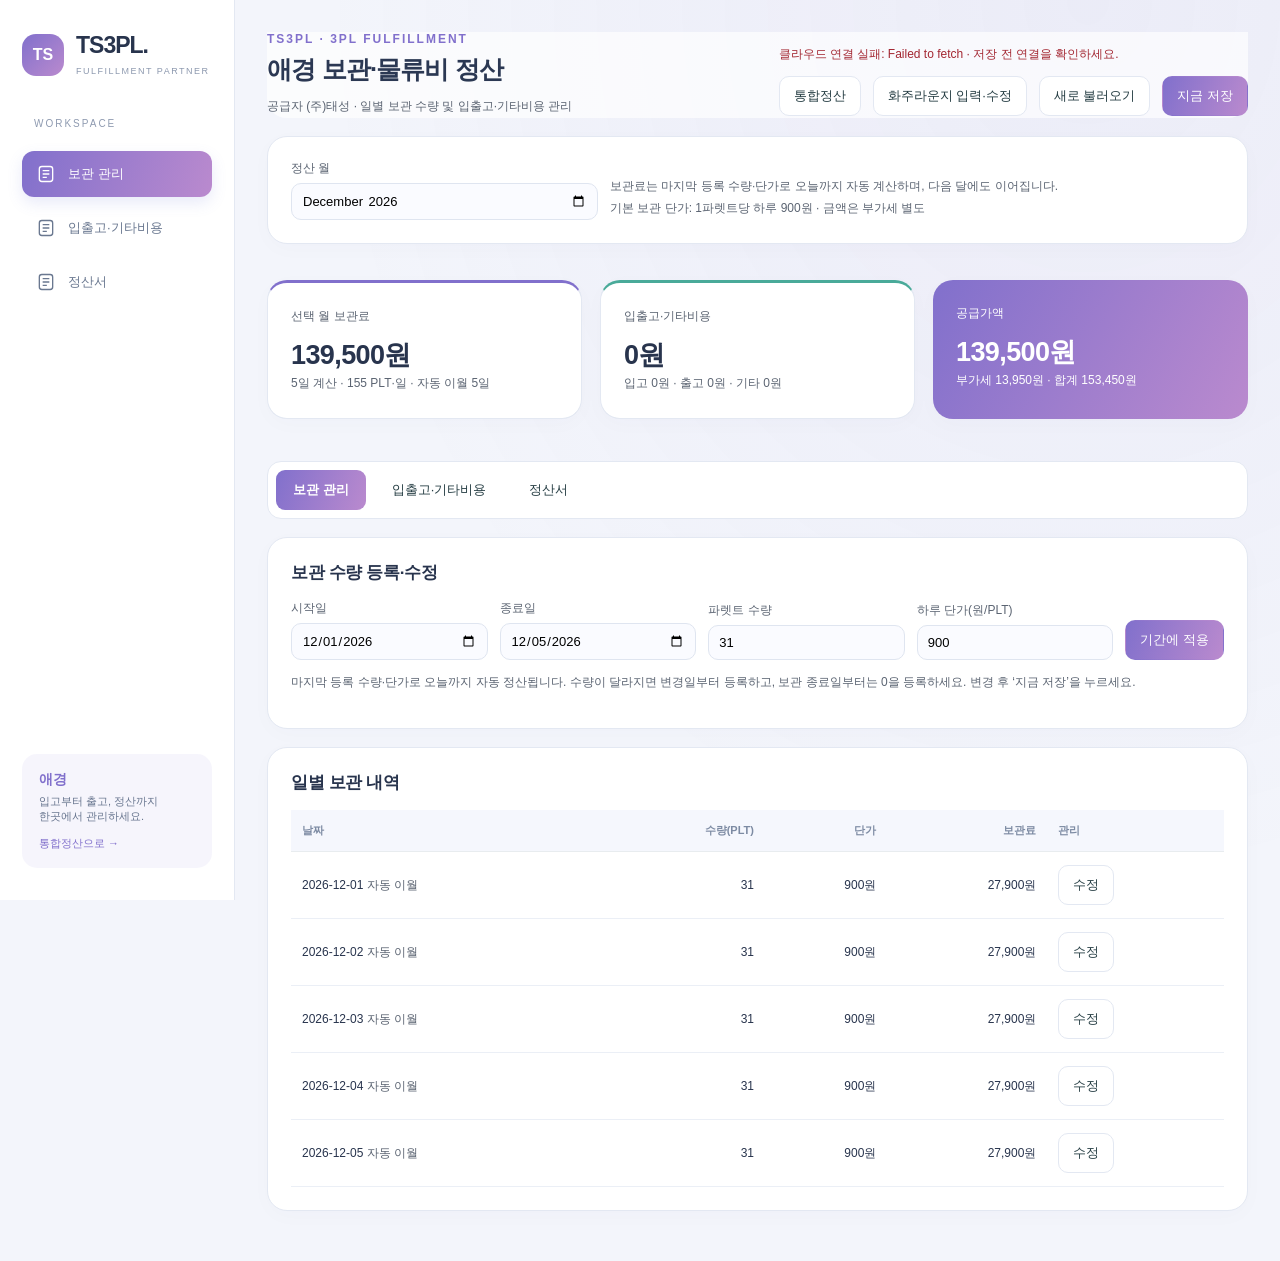
<file: aekyung.html>
<!doctype html>
<html lang="ko"><head><meta charset="utf-8"><meta name="viewport" content="width=device-width,initial-scale=1">
<title>TS3PL · 애경 보관 및 입출고·기타비용 정산</title>
<script src="./aekyung-data.js"></script><script src="./daily-storage-core.js?v=20261102.1"></script><script src="./cost-ledger-core.js?v=20261102.1"></script>
<style>
:root{font-family:'Malgun Gothic',Arial,sans-serif;color:#1b2430;background:#eff1f3;--teal:#0d7377;--line:#dde1e6}*{box-sizing:border-box}body{margin:0}main{max-width:1152px;padding:28px 24px;margin:auto}header,.toolbar,.tabs,.totals{display:flex;align-items:center;justify-content:space-between;gap:12px;flex-wrap:wrap}h1{font-size:27px;margin:7px 0 10px}h2{font-size:18px;margin:0 0 16px}.brand{font-size:12px;font-weight:700;letter-spacing:2px;color:var(--teal)}.muted,small{font-size:12px;color:#5b6472;line-height:1.8}.panel{background:white;border:1px solid var(--line);border-radius:14px;padding:22px;margin:18px 0}.cards{display:grid;grid-template-columns:repeat(3,1fr);gap:14px}.value{font-size:27px;font-weight:800;margin-top:10px}.tabs{justify-content:flex-start;border-bottom:1px solid var(--line);margin-top:24px;gap:22px}.tab{border:0;border-radius:0;padding:12px 2px;background:transparent}.tab[aria-selected=true]{border-bottom:3px solid var(--teal);font-weight:bold;color:var(--teal)}button,a.button{font:inherit;font-size:13px;cursor:pointer;border:1px solid var(--line);border-radius:8px;padding:10px 14px;color:#253d43;background:white;text-decoration:none}button.primary{background:var(--teal);color:white;border-color:var(--teal)}button:disabled{opacity:.5;cursor:wait}input,select{display:block;width:100%;font:inherit;font-size:14px;padding:9px 10px;border:1px solid #cbd5d9;border-radius:7px;margin-top:6px}label{font-size:12px;color:#5b6472}.form{display:flex;align-items:end;gap:12px;flex-wrap:wrap}.form label{min-width:130px;flex:1}.wide{flex:2!important}.scroll{overflow:auto}table{border-collapse:collapse;width:100%;font-size:13px}th,td{text-align:left;padding:12px 9px;border-bottom:1px solid #e8ecef;white-space:nowrap}th{color:#5b6472;font-weight:600}.num{text-align:right;font-variant-numeric:tabular-nums}.amount{color:var(--teal);font-weight:bold}.totals{justify-content:flex-end}.totalbox{width:300px;margin-top:16px}.totalbox div{display:flex;justify-content:space-between;padding:9px 0}.totalbox div:last-child{font-weight:bold;border-top:1px solid var(--line);font-size:18px;color:var(--teal)}#status{font-size:12px;max-width:480px;line-height:1.6}#status[data-state=error]{color:#a32732}#status[data-state=ok]{color:#187745}.hidden{display:none!important}button:focus-visible,a:focus-visible{outline:2px solid var(--teal);outline-offset:2px}footer{margin:24px 0}.empty{text-align:center;color:#6b7280;padding:26px}@media(max-width:700px){main{padding:22px 14px}h1{font-size:22px}.cards{grid-template-columns:1fr;gap:0}.cards .panel{margin:7px 0;padding:16px}.panel{padding:16px}.tabs{gap:16px}.value{font-size:25px}.form label{min-width:115px}.totalbox{width:100%}}@media print{.no-print{display:none!important}body{background:white}main{padding:0;max-width:none}.panel{border-color:#aaa;break-inside:avoid}.cards{display:none}.tab-panel{display:none!important}#tab-statement{display:block!important}th,td{white-space:normal}}
</style><script defer src="https://gusco1003-sudo.github.io/total/ts-workspace-theme.js?v=20261007.1" data-client="aekyung"></script>
</head><body><main>
<header class="no-print"><div><div class="brand">TS3PL · 3PL FULFILLMENT</div><h1>애경 보관·물류비 정산</h1><div class="muted">공급자 (주)태성 · 일별 보관 수량 및 입출고·기타비용 관리</div></div><div><p id="status" role="status">자료를 불러오는 중입니다.</p><div class="toolbar"><a class="button" href="./">통합정산</a><a class="button" href="https://ts3pl-wms.onrender.com/manage/aekyung">화주라운지 입력·수정</a><button id="reload">새로 불러오기</button><button id="save" class="primary">지금 저장</button></div></div></header>
<section class="panel no-print"><div class="form"><label>정산 월<input type="month" id="month" ></label><div class="wide muted">보관료는 마지막 등록 수량·단가로 오늘까지 자동 계산하며, 다음 달에도 이어집니다.<br>기본 보관 단가: 1파렛트당 하루 900원 · 금액은 부가세 별도</div></div></section>
<section class="cards no-print"><div class="panel"><div class="muted">선택 월 보관료</div><div class="value" id="storageTotal">—</div><small id="storageDetail"></small></div><div class="panel"><div class="muted">입출고·기타비용</div><div class="value" id="workTotal">—</div><small id="workDetail"></small></div><div class="panel"><div class="muted">공급가액</div><div class="value amount" id="supplyTotal">—</div><small id="taxDetail"></small></div></section>
<nav class="tabs no-print" role="tablist"><button class="tab" role="tab" aria-selected="true" data-tab="storage">보관 관리</button><button class="tab" role="tab" aria-selected="false" data-tab="works">입출고·기타비용</button><button class="tab" role="tab" aria-selected="false" data-tab="statement">정산서</button></nav>
<section class="tab-panel" id="tab-storage"><div class="panel"><h2>보관 수량 등록·수정</h2><form id="storageForm" class="form"><label>시작일<input type="date" id="storageFrom" required></label><label>종료일<input type="date" id="storageTo" required></label><label>파렛트 수량<input type="number" id="qty" min="0" step="1" value="5" required></label><label>하루 단가(원/PLT)<input type="number" id="rate" min="0" step="1" value="1000" required></label><button class="primary" type="submit">기간에 적용</button></form><p class="muted">마지막 등록 수량·단가로 오늘까지 자동 정산됩니다. 수량이 달라지면 변경일부터 등록하고, 보관 종료일부터는 0을 등록하세요. 변경 후 ‘지금 저장’을 누르세요.</p></div><div class="panel"><h2>일별 보관 내역</h2><div class="scroll"><table><thead><tr><th>날짜</th><th class="num">수량(PLT)</th><th class="num">단가</th><th class="num">보관료</th><th>관리</th></tr></thead><tbody id="storageRows"></tbody></table></div></div></section>
<section class="tab-panel hidden" id="tab-works"><div class="panel"><h2 id="workHeading">입출고·기타비용 등록</h2><form id="workForm" class="form"><label>날짜<input type="date" id="workDate" required></label><label>비용 구분<select id="workCategory"><option value="inFee">입고비</option><option value="outFee">출고비</option><option value="etc" selected>화물·기타비용</option></select></label><label class="wide">작업 내용<input id="workDesc" maxlength="160" required placeholder="예: 라벨 부착, 재포장"></label><label>수량<input type="number" id="workQty" min="1" step="1" value="1" required></label><label>계산 방식<select id="workMode"><option value="unit">수량 × 단가</option><option value="total">총액 직접 입력</option></select></label><label>총액(원)<input type="number" id="workAmount" min="0" step="1"></label><label>단가(원)<input type="number" id="workRate" min="0" step="1" required></label><label class="wide">비고<input id="workMemo" maxlength="200"></label><button class="primary" type="submit">적용</button><button id="cancelEdit" type="button">새 작업 입력</button></form><p class="muted">화물비 등 일괄 금액은 ‘총액 직접 입력’을 선택하세요. 수량은 실제 파렛트 수량을 기록할 수 있습니다.</p></div><div class="panel"><h2>입출고·기타비용 내역</h2><div class="scroll"><table><thead><tr><th>날짜</th><th>작업 내용</th><th class="num">수량</th><th class="num">단가</th><th class="num">금액</th><th>비고</th><th>관리</th></tr></thead><tbody id="workRows"></tbody></table></div></div></section>
<section class="tab-panel hidden" id="tab-statement"><div class="panel"><div class="toolbar"><div><div class="brand">SETTLEMENT STATEMENT</div><h2 style="margin-top:10px">보관·물류비 정산서</h2><div class="muted" id="statementPeriod"></div></div><button onclick="window.print()" class="no-print">인쇄</button> <button type="button" data-download-statement class="no-print btn-primary primary px-4 py-2 rounded-lg text-xs font-bold">PDF 다운로드</button></div><p>화주: <b>애경</b> <span class="muted">· 공급자 (주)태성 - TS3PL</span></p><div class="scroll"><table><thead><tr><th>항목</th><th>산출 내역</th><th class="num">금액</th></tr></thead><tbody id="statementRows"></tbody></table></div><div class="totals"><div class="totalbox"><div><span>공급가액</span><span id="invoiceSupply"></span></div><div><span>부가세 10%</span><span id="invoiceVat"></span></div><div><span>합계 청구금액</span><span id="invoiceTotal"></span></div></div></div></div></section>

</main><script src="./cost-ledger-app.js?v=20261102.1"></script><script src="./aekyung-delete.js?v=20261026.1"></script><script src="./statement-pdf.js"></script></body></html>
</file>
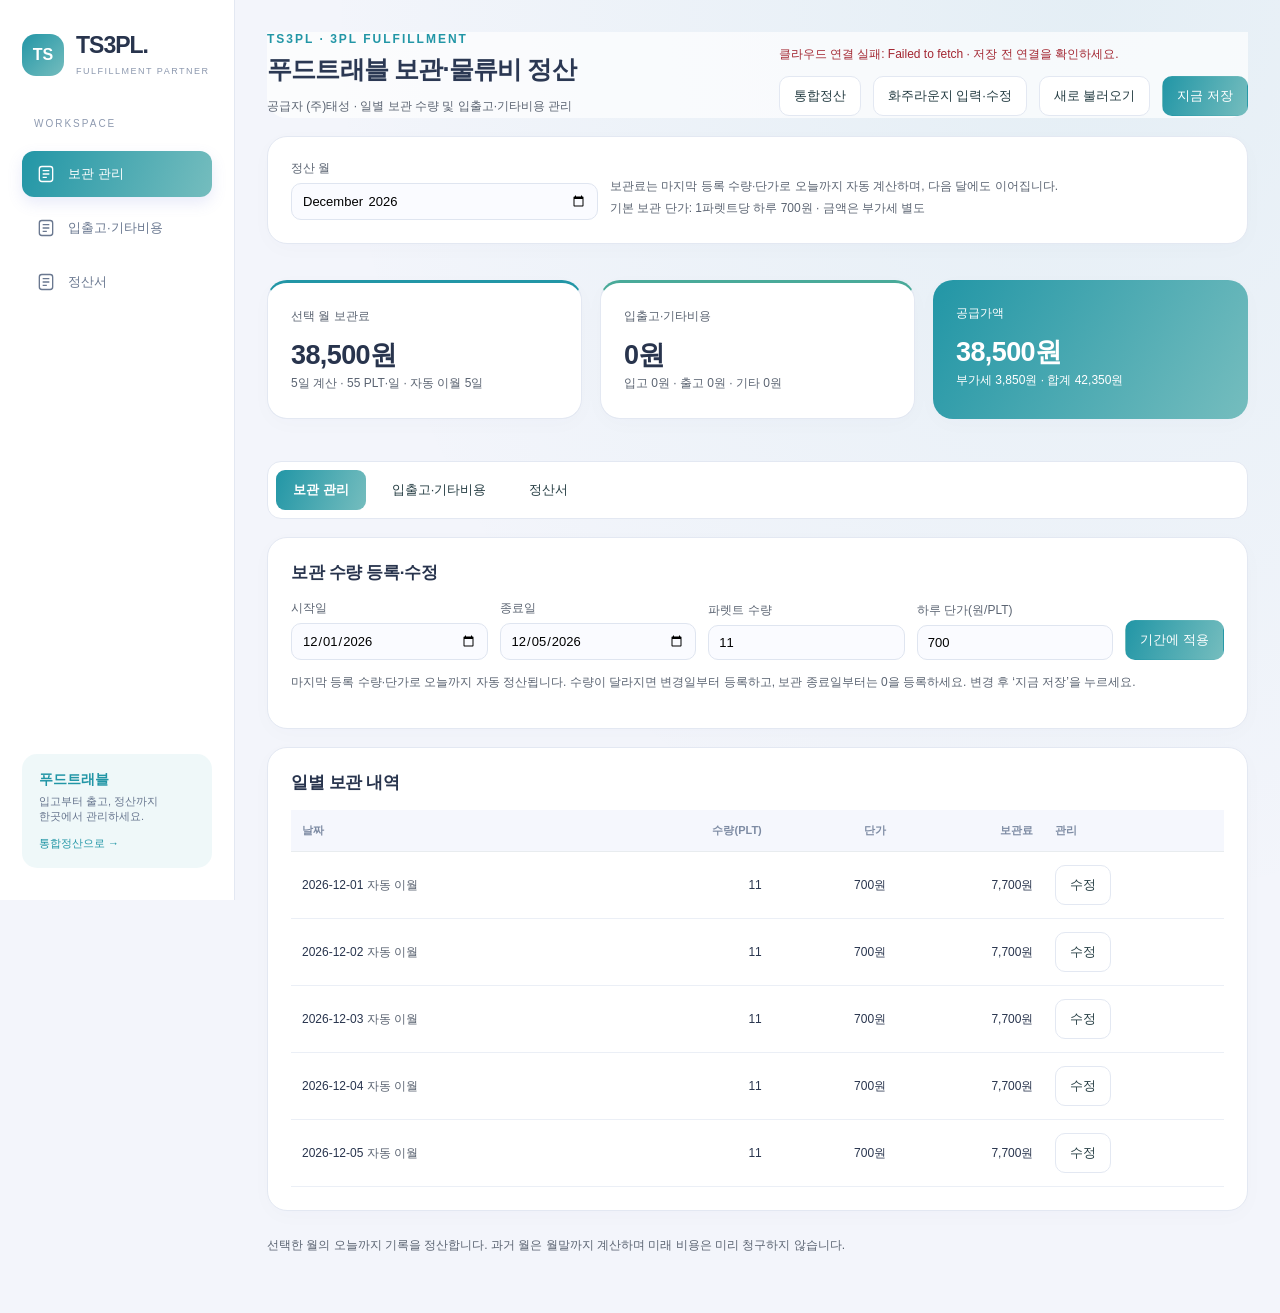
<file: foodtravel.html>
<!doctype html>
<html lang="ko"><head><meta charset="utf-8"><meta name="viewport" content="width=device-width,initial-scale=1">
<title>TS3PL · 푸드트래블 보관 및 입출고·기타비용 정산</title>
<script src="./foodtravel-data.js"></script><script src="./daily-storage-core.js?v=20261102.1"></script><script src="./cost-ledger-core.js?v=20261102.1"></script>
<style>
:root{font-family:'Malgun Gothic',Arial,sans-serif;color:#1b2430;background:#eff1f3;--teal:#0d7377;--line:#dde1e6}*{box-sizing:border-box}body{margin:0}main{max-width:1152px;padding:28px 24px;margin:auto}header,.toolbar,.tabs,.totals{display:flex;align-items:center;justify-content:space-between;gap:12px;flex-wrap:wrap}h1{font-size:27px;margin:7px 0 10px}h2{font-size:18px;margin:0 0 16px}.brand{font-size:12px;font-weight:700;letter-spacing:2px;color:var(--teal)}.muted,small{font-size:12px;color:#5b6472;line-height:1.8}.panel{background:white;border:1px solid var(--line);border-radius:14px;padding:22px;margin:18px 0}.cards{display:grid;grid-template-columns:repeat(3,1fr);gap:14px}.value{font-size:27px;font-weight:800;margin-top:10px}.tabs{justify-content:flex-start;border-bottom:1px solid var(--line);margin-top:24px;gap:22px}.tab{border:0;border-radius:0;padding:12px 2px;background:transparent}.tab[aria-selected=true]{border-bottom:3px solid var(--teal);font-weight:bold;color:var(--teal)}button,a.button{font:inherit;font-size:13px;cursor:pointer;border:1px solid var(--line);border-radius:8px;padding:10px 14px;color:#253d43;background:white;text-decoration:none}button.primary{background:var(--teal);color:white;border-color:var(--teal)}button:disabled{opacity:.5;cursor:wait}input,select{display:block;width:100%;font:inherit;font-size:14px;padding:9px 10px;border:1px solid #cbd5d9;border-radius:7px;margin-top:6px}label{font-size:12px;color:#5b6472}.form{display:flex;align-items:end;gap:12px;flex-wrap:wrap}.form label{min-width:130px;flex:1}.wide{flex:2!important}.scroll{overflow:auto}table{border-collapse:collapse;width:100%;font-size:13px}th,td{text-align:left;padding:12px 9px;border-bottom:1px solid #e8ecef;white-space:nowrap}th{color:#5b6472;font-weight:600}.num{text-align:right;font-variant-numeric:tabular-nums}.amount{color:var(--teal);font-weight:bold}.totals{justify-content:flex-end}.totalbox{width:300px;margin-top:16px}.totalbox div{display:flex;justify-content:space-between;padding:9px 0}.totalbox div:last-child{font-weight:bold;border-top:1px solid var(--line);font-size:18px;color:var(--teal)}#status{font-size:12px;max-width:480px;line-height:1.6}#status[data-state=error]{color:#a32732}#status[data-state=ok]{color:#187745}.hidden{display:none!important}button:focus-visible,a:focus-visible{outline:2px solid var(--teal);outline-offset:2px}footer{margin:24px 0}.empty{text-align:center;color:#6b7280;padding:26px}@media(max-width:700px){main{padding:22px 14px}h1{font-size:22px}.cards{grid-template-columns:1fr;gap:0}.cards .panel{margin:7px 0;padding:16px}.panel{padding:16px}.tabs{gap:16px}.value{font-size:25px}.form label{min-width:115px}.totalbox{width:100%}}@media print{.no-print{display:none!important}body{background:white}main{padding:0;max-width:none}.panel{border-color:#aaa;break-inside:avoid}.cards{display:none}.tab-panel{display:none!important}#tab-statement{display:block!important}th,td{white-space:normal}}
</style><script defer src="https://gusco1003-sudo.github.io/total/ts-workspace-theme.js?v=20261007.1" data-client="foodtravel"></script>
</head><body><main>
<header class="no-print"><div><div class="brand">TS3PL · 3PL FULFILLMENT</div><h1>푸드트래블 보관·물류비 정산</h1><div class="muted">공급자 (주)태성 · 일별 보관 수량 및 입출고·기타비용 관리</div></div><div><p id="status" role="status">자료를 불러오는 중입니다.</p><div class="toolbar"><a class="button" href="./">통합정산</a><a class="button" href="https://ts3pl-wms.onrender.com/manage/foodtravel">화주라운지 입력·수정</a><button id="reload">새로 불러오기</button><button id="save" class="primary">지금 저장</button></div></div></header>
<section class="panel no-print"><div class="form"><label>정산 월<input type="month" id="month" ></label><div class="wide muted">보관료는 마지막 등록 수량·단가로 오늘까지 자동 계산하며, 다음 달에도 이어집니다.<br>기본 보관 단가: 1파렛트당 하루 700원 · 금액은 부가세 별도</div></div></section>
<section class="cards no-print"><div class="panel"><div class="muted">선택 월 보관료</div><div class="value" id="storageTotal">—</div><small id="storageDetail"></small></div><div class="panel"><div class="muted">입출고·기타비용</div><div class="value" id="workTotal">—</div><small id="workDetail"></small></div><div class="panel"><div class="muted">공급가액</div><div class="value amount" id="supplyTotal">—</div><small id="taxDetail"></small></div></section>
<nav class="tabs no-print" role="tablist"><button class="tab" role="tab" aria-selected="true" data-tab="storage">보관 관리</button><button class="tab" role="tab" aria-selected="false" data-tab="works">입출고·기타비용</button><button class="tab" role="tab" aria-selected="false" data-tab="statement">정산서</button></nav>
<section class="tab-panel" id="tab-storage"><div class="panel"><h2>보관 수량 등록·수정</h2><form id="storageForm" class="form"><label>시작일<input type="date" id="storageFrom" required></label><label>종료일<input type="date" id="storageTo" required></label><label>파렛트 수량<input type="number" id="qty" min="0" step="1" value="5" required></label><label>하루 단가(원/PLT)<input type="number" id="rate" min="0" step="1" value="1000" required></label><button class="primary" type="submit">기간에 적용</button></form><p class="muted">마지막 등록 수량·단가로 오늘까지 자동 정산됩니다. 수량이 달라지면 변경일부터 등록하고, 보관 종료일부터는 0을 등록하세요. 변경 후 ‘지금 저장’을 누르세요.</p></div><div class="panel"><h2>일별 보관 내역</h2><div class="scroll"><table><thead><tr><th>날짜</th><th class="num">수량(PLT)</th><th class="num">단가</th><th class="num">보관료</th><th>관리</th></tr></thead><tbody id="storageRows"></tbody></table></div></div></section>
<section class="tab-panel hidden" id="tab-works"><div class="panel"><h2 id="workHeading">입출고·기타비용 등록</h2><form id="workForm" class="form"><label>날짜<input type="date" id="workDate" required></label><label>비용 구분<select id="workCategory"><option value="inFee">입고비</option><option value="outFee">출고비</option><option value="etc" selected>화물·기타비용</option></select></label><label class="wide">작업 내용<input id="workDesc" maxlength="160" required placeholder="예: 라벨 부착, 재포장"></label><label>수량<input type="number" id="workQty" min="1" step="1" value="1" required></label><label>계산 방식<select id="workMode"><option value="unit">수량 × 단가</option><option value="total">총액 직접 입력</option></select></label><label>총액(원)<input type="number" id="workAmount" min="0" step="1"></label><label>단가(원)<input type="number" id="workRate" min="0" step="1" required></label><label class="wide">비고<input id="workMemo" maxlength="200"></label><button class="primary" type="submit">적용</button><button id="cancelEdit" type="button">새 작업 입력</button></form><p class="muted">화물비 등 일괄 금액은 ‘총액 직접 입력’을 선택하세요. 수량은 실제 파렛트 수량을 기록할 수 있습니다.</p></div><div class="panel"><h2>입출고·기타비용 내역</h2><div class="scroll"><table><thead><tr><th>날짜</th><th>작업 내용</th><th class="num">수량</th><th class="num">단가</th><th class="num">금액</th><th>비고</th><th>관리</th></tr></thead><tbody id="workRows"></tbody></table></div></div></section>
<section class="tab-panel hidden" id="tab-statement"><div class="panel"><div class="toolbar"><div><div class="brand">SETTLEMENT STATEMENT</div><h2 style="margin-top:10px">보관·물류비 정산서</h2><div class="muted" id="statementPeriod"></div></div><button onclick="window.print()" class="no-print">인쇄</button> <button type="button" data-download-statement class="no-print btn-primary primary px-4 py-2 rounded-lg text-xs font-bold">PDF 다운로드</button></div><p>화주: <b>푸드트래블</b> <span class="muted">· 공급자 (주)태성 - TS3PL</span></p><div class="scroll"><table><thead><tr><th>항목</th><th>산출 내역</th><th class="num">금액</th></tr></thead><tbody id="statementRows"></tbody></table></div><div class="totals"><div class="totalbox"><div><span>공급가액</span><span id="invoiceSupply"></span></div><div><span>부가세 10%</span><span id="invoiceVat"></span></div><div><span>합계 청구금액</span><span id="invoiceTotal"></span></div></div></div></div></section>
<footer class="muted">선택한 월의 오늘까지 기록을 정산합니다. 과거 월은 월말까지 계산하며 미래 비용은 미리 청구하지 않습니다.</footer>
</main><script src="./cost-ledger-app.js?v=20261102.1"></script><script src="./statement-pdf.js"></script></body></html>
</file>
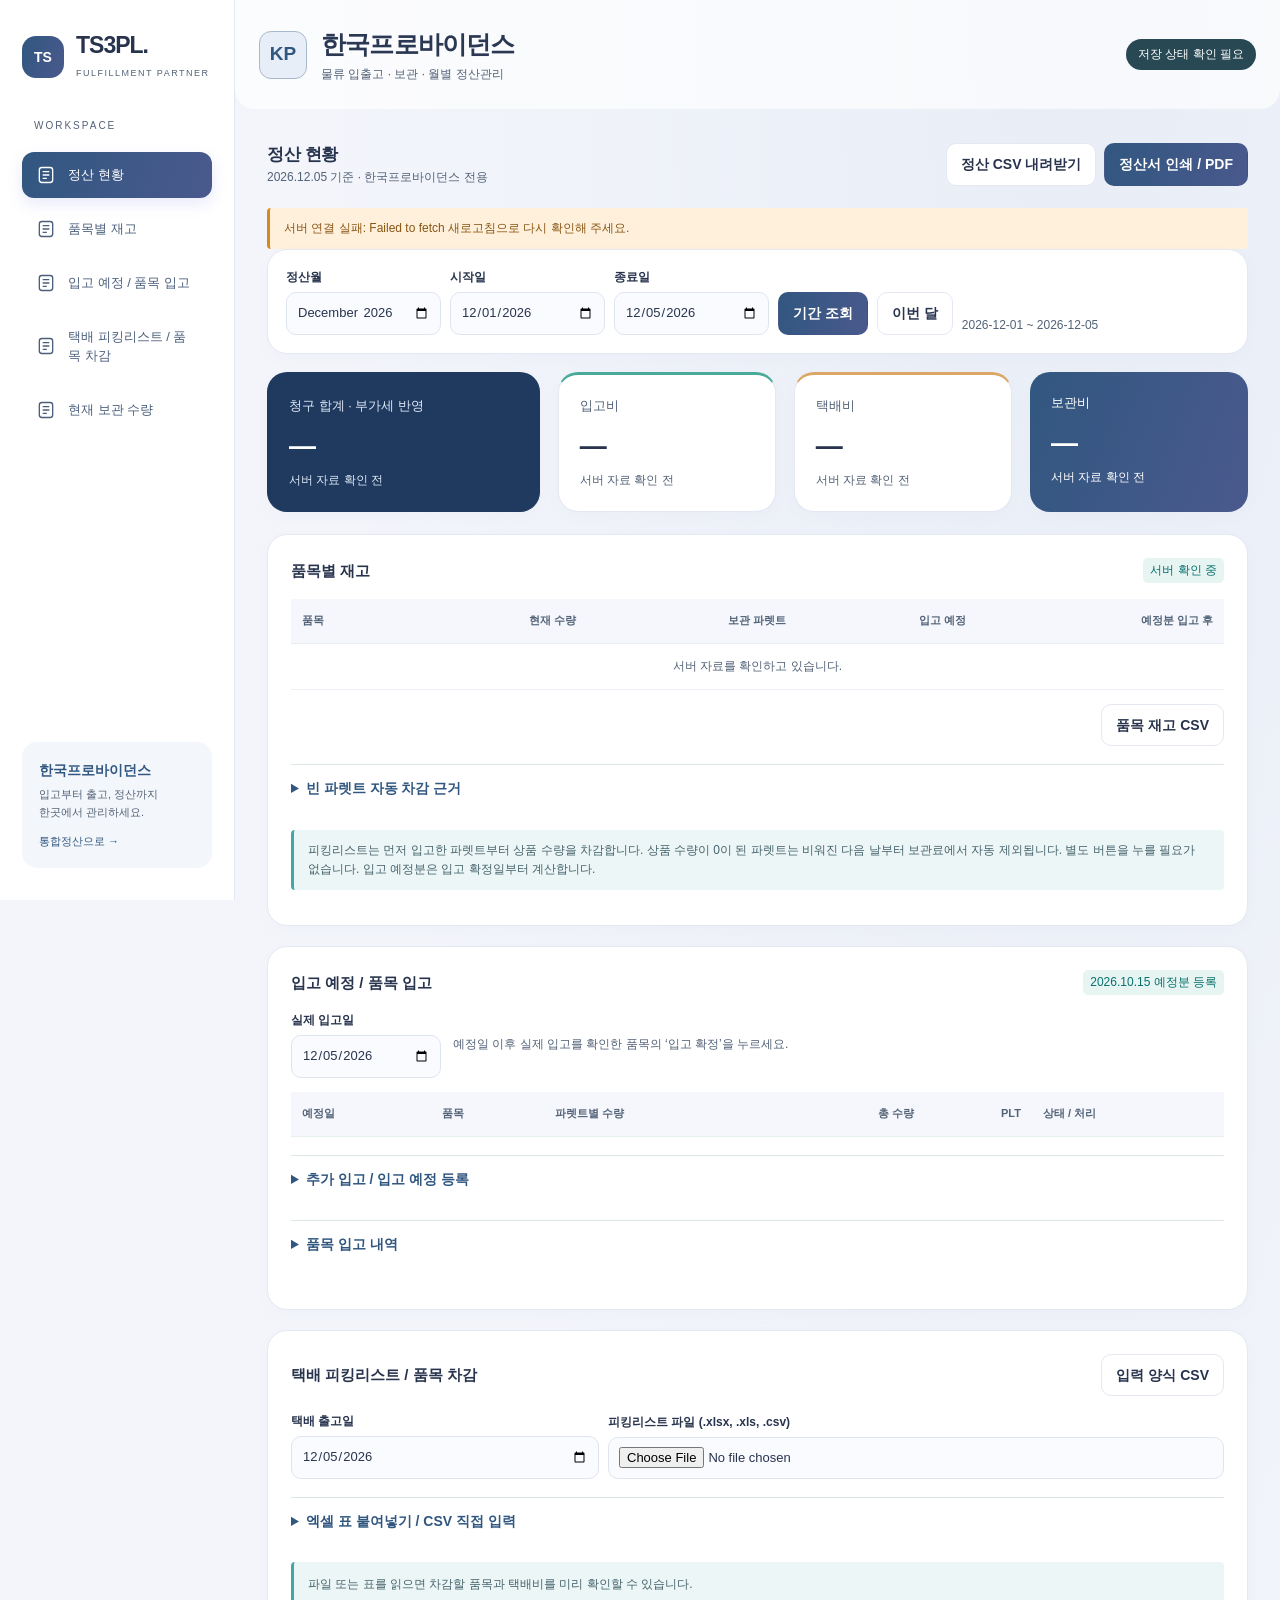
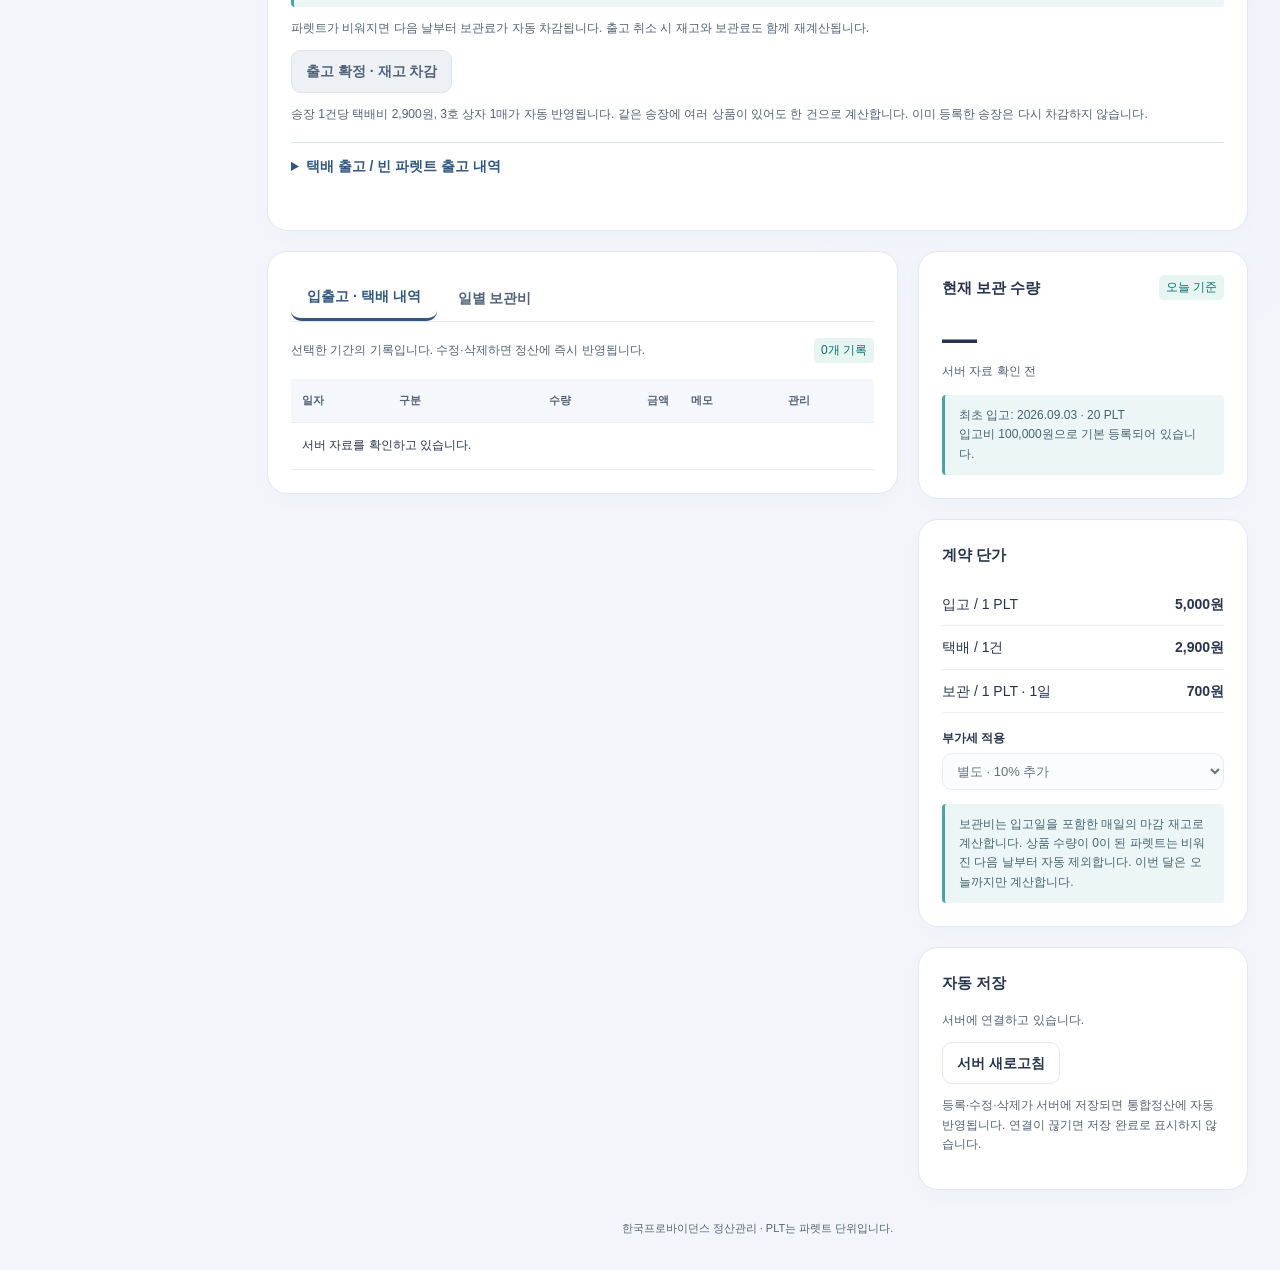
<file: korea-providence.html>
<!DOCTYPE html>
<html lang="ko">
<head>
<script src="./korea-product-names.js?v=20261019.1"></script>
<meta charset="UTF-8"><meta name="viewport" content="width=device-width,initial-scale=1">
<title>한국프로바이던스 | 재고·정산관리</title>
<style>
:root{--navy:#162f3b;--teal:#087e83;--bg:#f3f6f7;--line:#dce5e8;--muted:#627780;--ink:#17303c}*{box-sizing:border-box}body{margin:0;background:var(--bg);color:var(--ink);font:14px/1.6 'Malgun Gothic',sans-serif}button,input,select{font:inherit}button{cursor:pointer;border:1px solid var(--line);background:white;color:var(--ink);border-radius:8px;padding:9px 14px;font-weight:700}button:hover{background:#eaf4f4}button.primary{background:var(--teal);color:white;border-color:var(--teal)}button.danger{color:#ae3434}button:focus-visible,input:focus-visible,select:focus-visible{outline:3px solid #66c7cf;outline-offset:2px}header{background:var(--navy);color:white;padding:24px max(24px,calc((100% - 1240px)/2));display:flex;align-items:center;justify-content:space-between;gap:20px}.brand{display:flex;gap:14px;align-items:center}.logo{border:1px solid #70959e;border-radius:12px;width:48px;height:48px;display:grid;place-items:center;font-size:19px;font-weight:bold;color:#82dfd6}h1{font-size:23px;margin:0}header p{margin:1px 0;color:#b6cbd3;font-size:12px}.pill{font-size:12px;padding:6px 12px;background:#284854;border-radius:20px;white-space:nowrap}main{max-width:1288px;margin:auto;padding:26px 24px 50px}.toolbar{display:flex;justify-content:space-between;align-items:center;gap:16px;flex-wrap:wrap;margin-bottom:20px}.toolbar h2{font-size:22px;margin:0}.muted{color:var(--muted);font-size:12px}label{display:block;font-weight:700;font-size:12px;margin-bottom:5px}input,select{padding:9px 10px;border:1px solid #cddade;border-radius:7px;color:var(--ink);background:white;min-width:0;width:100%}.row{display:flex;align-items:end;gap:9px;flex-wrap:wrap}.row>div{flex:1;min-width:120px}.row>div.wide{flex:2}.period{padding:18px;background:white;border:1px solid var(--line);border-radius:12px;margin-bottom:18px}.period .row>div{flex:initial;min-width:155px}.cards{display:grid;grid-template-columns:1.25fr repeat(3,1fr);gap:14px;margin-bottom:22px}.card{background:white;border:1px solid var(--line);border-radius:12px;padding:21px}.card.total{background:var(--navy);color:white;border:none}.card .label{font-size:13px;color:var(--muted)}.card.total .label,.card.total .muted{color:#bbd1d8}.amount{font-size:29px;font-weight:800;letter-spacing:-1px;margin:8px 0 3px;font-variant-numeric:tabular-nums}.amount small{font-size:14px;font-weight:500;letter-spacing:0;margin-left:4px}.grid{display:grid;grid-template-columns:1fr 330px;gap:20px}.panel{background:white;border:1px solid var(--line);border-radius:12px;padding:22px;margin-bottom:20px}h3{font-size:16px;margin:0 0 16px}.panelhead{display:flex;align-items:center;justify-content:space-between;gap:10px;margin-bottom:16px}.panelhead h3{margin:0}.tag{border-radius:5px;padding:3px 7px;background:#e6f4f2;color:#08706d;font-size:12px;white-space:nowrap}.notice{padding:11px 14px;background:#edf6f6;border-left:3px solid #42a8a7;border-radius:4px;color:#45636c;font-size:12px;margin-top:14px}.warn{background:#fff0dc;border-color:#d68a1a;color:#885614}.stock{font-size:35px;font-weight:800;line-height:1.3}.stock small{font-size:15px;color:var(--muted)}.breakdown{display:flex;justify-content:space-between;padding:10px 0;border-bottom:1px solid #edf0f1}.breakdown:last-child{border:0}.tabbar{display:flex;gap:5px;border-bottom:1px solid var(--line);margin-bottom:16px}.tabbar button{border:none;border-radius:0;background:none;padding:10px 16px;color:var(--muted)}.tabbar button.active{color:var(--teal);border-bottom:3px solid var(--teal)}.tablewrap{overflow:auto;max-height:490px}table{border-collapse:collapse;width:100%;font-size:13px;text-align:left;white-space:nowrap}th{color:var(--muted);background:#f6f9fa;font-size:12px}th,td{padding:11px 10px;border-bottom:1px solid #e7eef0}td.num,th.num{text-align:right;font-variant-numeric:tabular-nums}td.note{white-space:normal;min-width:100px;max-width:300px;overflow-wrap:anywhere}td button{padding:3px 8px;font-size:12px}.empty{text-align:center;padding:35px;color:var(--muted)}.actions{display:flex;gap:8px;flex-wrap:wrap}.actions button{flex:1;white-space:nowrap}.foot{font-size:12px;color:var(--muted);padding:12px 0}#message{position:fixed;bottom:25px;left:50%;transform:translateX(-50%);max-width:90vw;background:var(--navy);color:white;padding:13px 22px;border-radius:9px;box-shadow:0 5px 20px #0003;z-index:10}#message:empty{display:none}[hidden]{display:none!important}#printSheet{display:none}#cancelEdit{padding:9px}.smallbutton{font-size:12px}footer{text-align:center;color:#83959c;font-size:11px;padding-top:10px}@media(max-width:1000px){.cards{grid-template-columns:repeat(2,1fr)}.grid{grid-template-columns:1fr}aside{display:grid;grid-template-columns:repeat(2,1fr);gap:16px}aside .panel{margin:0}}@media(max-width:600px){header{padding:18px}.pill{display:none}h1{font-size:18px}main{padding:20px 14px}.cards{gap:9px}.card{padding:15px}.amount{font-size:23px}.panel{padding:17px}aside{display:block}aside .panel{margin-bottom:16px}.period .row>div{min-width:130px;flex:1}.toolbar{align-items:start}.row>div{min-width:110px}}
@media print{@page{size:A4;margin:16mm}body{background:white;color:black;font-size:11px}header,main,#message{display:none!important}#printSheet{display:block}#printSheet h1{font-size:25px;margin:10px 0}#printSheet table{font-size:11px;white-space:normal;margin-top:15px}#printSheet h3{margin-top:22px}#printSheet th,#printSheet td{padding:7px;border:1px solid #ccd3d6}#printSheet tr{break-inside:avoid}#printSheet thead{display:table-header-group}.printtotal{text-align:right;font-size:19px;font-weight:bold;margin:20px 0}}
/* Keep text/background pairs readable after the shared workspace theme loads. */
@media screen{
 body{--muted:#526277}
 body.ts-other{--teal:#315780}
 body.ts-other header p{color:#526277}
 body.ts-other .logo{background:#e8eef7;color:#315780;border-color:#a8b9ce}
 body.ts-other .pill{background:#284854;color:#fff}
 body.ts-other .cards>.card.total{background:#203a5f;color:#fff;border-color:#203a5f}
 body.ts-other .card.total .label,body.ts-other .card.total .muted{color:#dce8f6}
 body.ts-other .cards>.card:last-child,body.ts-other button.primary,
 body.ts-other .ts-side nav a[aria-current="page"],body.ts-other .ts-brand span{
  background:linear-gradient(110deg,#315780,#4a598d);color:#fff
 }
 body.ts-other .tabbar button.active{color:#315780;border-bottom-color:#315780}
 body.ts-other th{color:#526277}
 body.ts-other input::placeholder{color:#5e6c80;opacity:1}
 body.ts-other .ts-brand small,body.ts-other .ts-side nav small{color:#526277}
 body.ts-other .ts-side nav a:not([aria-current="page"]){color:#4c5f7c}
 body.ts-other .ts-side nav a:not([aria-current="page"]):hover{color:#25476d;background:#e8eef7}
 body.ts-other .ts-side-footer{color:#526277}
 body.ts-other .ts-side-footer b,body.ts-other .ts-side-footer a{color:#315780}
 footer{color:#526277}
}
</style>
<link rel="stylesheet" href="./korea-inventory.css?v=20261014.1">
<script src="./korea-inventory-core.js?v=20261123.1"></script>
<script defer src="https://gusco1003-sudo.github.io/total/ts-workspace-theme.js?v=20261007.1" data-client="korea"></script>
</head>
<body>
<header><div class="brand"><div class="logo">KP</div><div><h1>한국프로바이던스</h1><p>물류 입출고 · 보관 · 월별 정산관리</p></div></div><span class="pill" id="saveStatus">서버 연결 확인 중</span></header>
<main>
<div class="toolbar"><div><h2>정산 현황</h2><div class="muted" id="todayLabel"></div></div><div class="actions"><button id="exportBtn">정산 CSV 내려받기</button><button class="primary" id="printBtn">정산서 인쇄 / PDF</button></div></div>
<div id="loadWarning" class="notice warn" hidden></div>
<section class="period"><div class="row"><div><label for="month">정산월</label><input type="month" id="month" min="2000-01" max="2100-12"></div><div><label for="start">시작일</label><input type="date" id="start" min="2000-01-01"></div><div><label for="end">종료일</label><input type="date" id="end" min="2000-01-01"></div><button id="applyRange" class="primary">기간 조회</button><button id="thisMonth">이번 달</button><span class="muted" id="periodLabel"></span></div></section>
<section class="cards"><div class="card total"><div class="label">청구 합계 · 부가세 반영</div><div class="amount" id="total"></div><div class="muted" id="taxSummary"></div></div><div class="card"><div class="label">입고비</div><div class="amount" id="inFee"></div><div class="muted" id="inHint"></div></div><div class="card"><div class="label">택배비</div><div class="amount" id="parcelFee"></div><div class="muted" id="parcelHint"></div></div><div class="card"><div class="label">보관비</div><div class="amount" id="storageFee"></div><div class="muted" id="storageHint"></div></div></section>
<div class="grid"><div>
<section class="panel"><div class="panelhead"><h3 id="formTitle">입출고 / 택배 등록</h3><span class="tag">일자별 기록</span></div><form id="entryForm"><div class="row"><div><label for="date">처리일</label><input type="date" id="date" required min="2000-01-01"></div><div><label for="type">처리 구분</label><select id="type"><option value="IN">파렛트 입고</option><option value="PARCEL">택배 발송</option><option value="OUT">파렛트 출고</option></select></div><div><label for="qty" id="qtyLabel">입고 수량 (PLT)</label><input type="number" id="qty" min="1" max="1000000" step="1" required placeholder="수량 입력"></div></div><div class="row" style="margin-top:12px"><div class="wide"><label for="note">메모 (선택)</label><input type="text" id="note" maxlength="200" placeholder="품목, 운송장, 작업 내용 등"></div><button type="button" id="cancelEdit" hidden>수정 취소</button><button class="primary" id="submitEntry">등록하기</button></div><div class="notice" id="entryHint"></div></form></section>
<section class="panel"><div class="tabbar"><button class="active" id="logTab">입출고 · 택배 내역</button><button id="dailyTab">일별 보관비</button></div><div class="panelhead"><span class="muted" id="tableHint"></span><span class="tag" id="tableCount"></span></div><div class="tablewrap" id="logView"><table><thead><tr><th>일자</th><th>구분</th><th class="num">수량</th><th class="num">금액</th><th>메모</th><th>관리</th></tr></thead><tbody id="logsBody"></tbody></table></div><div class="tablewrap" id="dailyView" hidden><table><thead><tr><th>일자</th><th class="num">입고 PLT</th><th class="num">출고 PLT</th><th class="num">마감 PLT</th><th class="num">보관비</th></tr></thead><tbody id="dailyBody"></tbody></table></div></section>
</div><aside>
<section class="panel"><div class="panelhead"><h3>현재 보관 수량</h3><span class="tag">오늘 기준</span></div><div class="stock" id="stock"></div><div class="muted" id="stockHint"></div><div class="notice">최초 입고: 2026.09.03 · 20 PLT<br>입고비 100,000원으로 기본 등록되어 있습니다.</div></section>
<section class="panel"><h3>계약 단가</h3><div class="breakdown"><span>입고 / 1 PLT</span><strong>5,000원</strong></div><div class="breakdown"><span>택배 / 1건</span><strong>2,900원</strong></div><div class="breakdown"><span>보관 / 1 PLT · 1일</span><strong>700원</strong></div><div style="margin-top:16px"><label for="vat">부가세 적용</label><select id="vat"><option value="exclusive">별도 · 10% 추가</option></select></div><div class="notice">보관비는 입고일을 포함한 매일의 마감 재고로 계산합니다. 상품 수량이 0이 된 파렛트는 비워진 다음 날부터 자동 제외합니다. 이번 달은 오늘까지만 계산합니다.</div></section>
<section class="panel"><h3>자동 저장</h3><p id="cloudStatus" class="muted">서버에 연결하고 있습니다.</p><button id="refreshCloud">서버 새로고침</button><p class="muted">등록·수정·삭제가 서버에 저장되면 통합정산에 자동 반영됩니다. 연결이 끊기면 저장 완료로 표시하지 않습니다.</p><p id="legacyWarning" class="muted"></p></section>
<section class="panel" id="migration" hidden><h3>이전 브라우저 자료 확인</h3><select id="legacyChoice"></select><div class="tablewrap" id="legacyPreview"></div><button id="migrateLegacy">이전 자료를 서버에 반영</button><button id="dismissLegacy">서버 자료 사용</button></section>
</aside></div><footer>한국프로바이던스 정산관리 · PLT는 파렛트 단위입니다.</footer>
</main><div id="message" role="status" aria-live="polite"></div><section id="printSheet"></section>
<script id="engine">
'use strict';
const RATE={IN:5000,PARCEL:2900,STORAGE:700};
function dayString(d){return d.toISOString().slice(0,10)}
function today(){return new Date(Date.now()+9*3600000).toISOString().slice(0,10)}
function validDate(s){return typeof s==='string'&&/^20\d\d-\d\d-\d\d$|^2100-\d\d-\d\d$/.test(s)&&!isNaN(Date.parse(s))&&dayString(new Date(s+'T00:00:00Z'))===s}
function nextDay(s){return dayString(new Date(Date.parse(s+'T00:00:00Z')+86400000))}
function initialData(){return {app:'korea-providence',version:1,revision:0,vat:'exclusive',entries:[{id:'initial-20260903',date:'2026-09-03',type:'IN',qty:20,note:'최초 입고 20파렛트'}]}}
function validateData(d){
 if(!d||d.app!=='korea-providence'||d.version!==1||!['exclusive','inclusive','none'].includes(d.vat)||!Number.isSafeInteger(d.revision)||d.revision<0||!Array.isArray(d.entries)||d.entries.length>100000)throw Error('한국프로바이던스 자료 형식이 아닙니다.');
 const ids=new Set(),changes=new Map();
 for(const e of d.entries){if(!e||typeof e.id!=='string'||!e.id.length||e.id.length>100||ids.has(e.id)||!validDate(e.date)||!['IN','OUT','PARCEL'].includes(e.type)||!Number.isInteger(e.qty)||e.qty<1||e.qty>1000000||typeof e.note!=='string'||e.note.length>200)throw Error('잘못된 기록 또는 중복된 기록이 있습니다.');ids.add(e.id);changes.set(e.date,(changes.get(e.date)||0)+(e.type==='IN'?e.qty:e.type==='OUT'?-e.qty:0));}
 let n=0;for(const [date,delta] of [...changes].sort((a,b)=>a[0].localeCompare(b[0]))){n+=delta;if(n<0)throw Error(date+'의 마감 재고가 음수입니다. 입고·출고 수량을 확인하세요.');}
 return d;
}
function calculate(d,start,end){
 if(!validDate(start)||!validDate(end)||start>end)throw Error('정산 기간을 올바르게 입력하세요.');
 let balance=0,inQty=0,parcelQty=0,pltDays=0;const daily=[],byDate=new Map();
 for(const e of d.entries){const delta=e.type==='IN'?e.qty:e.type==='OUT'?-e.qty:0;if(e.date<start)balance+=delta;else if(e.date<=end){if(!byDate.has(e.date))byDate.set(e.date,{IN:0,OUT:0,PARCEL:0});byDate.get(e.date)[e.type]+=e.qty;}}
 for(let date=start;date<=end;date=nextDay(date)){const movement=byDate.get(date)||{IN:0,OUT:0,PARCEL:0};balance+=movement.IN-movement.OUT;inQty+=movement.IN;parcelQty+=movement.PARCEL;pltDays+=balance;daily.push({date,inQty:movement.IN,outQty:movement.OUT,balance,fee:balance*RATE.STORAGE});}
 const inFee=inQty*RATE.IN,parcelFee=parcelQty*RATE.PARCEL,storageFee=pltDays*RATE.STORAGE,base=inFee+parcelFee+storageFee;
 let supply=base,tax=0,total=base;if(d.vat==='exclusive'){tax=Math.round(base*.1);total=base+tax}else if(d.vat==='inclusive'){supply=Math.round(base/1.1);tax=base-supply}
 if(![base,supply,tax,total].every(Number.isSafeInteger))throw Error('계산 가능한 금액 범위를 초과했습니다.');
 return {daily,inQty,parcelQty,pltDays,inFee,parcelFee,storageFee,base,supply,tax,total,balance};
}
</script>
<script>
const $=id=>document.getElementById(id),KEY='korea_providence_settlement_v1',money=n=>n.toLocaleString('ko-KR'),esc=s=>String(s).replace(/[&<>"']/g,c=>({'&':'&amp;','<':'&lt;','>':'&gt;','"':'&quot;',"'":'&#39;'}[c]));
const names={IN:'입고',OUT:'파렛트 출고',PARCEL:'택배'},vatNames={exclusive:'부가세 별도 10%',inclusive:'부가세 포함',none:'부가세 계산 안 함'};
let data=initialData(),storageBlocked=true,editId=null,activeTab='log',result,rangeStart,rangeEnd,toastTimer;
function toast(s){$('message').textContent=s;clearTimeout(toastTimer);toastTimer=setTimeout(()=>$('message').textContent='',5000)}
function warning(s){$('loadWarning').hidden=false;$('loadWarning').textContent=s;$('saveStatus').textContent='저장 상태 확인 필요'}
const ENDPOINT='https://ts3pl-982ef-default-rtdb.firebaseio.com/koreaprovidence_data.json';
let etag=null, busy=false, loading=false, ready=false, draftId=null, editBase=null, legacyCandidates=[], legacyUnreadable=false;
const signature=d=>JSON.stringify({vat:d.vat,entries:d.entries.map(e=>({id:e.id,date:e.date,type:e.type,qty:e.qty,note:e.note})).sort((a,b)=>a.id.localeCompare(b.id)),inventory:KoreaInventory.stableSignature(d.inventory)});
function setControls(){
 const locked=busy||loading||!ready||storageBlocked;
 for(const id of ['submitEntry','vat'])$(id).disabled=locked;
 $('refreshCloud').disabled=busy||loading;
 for(const b of document.querySelectorAll('#logsBody button'))b.disabled=locked;
 for(const id of ['date','type','qty','note','cancelEdit'])$(id).disabled=busy;
 $('exportBtn').disabled=!ready;$('printBtn').disabled=!ready;
 window.KoreaInventoryUI?.controls();
}
async function requestCloud(options={}){
 const controller=new AbortController(),timer=setTimeout(()=>controller.abort(),15000);
 try{return await fetch(ENDPOINT,{cache:'no-store',...options,signal:controller.signal})}
 finally{clearTimeout(timer)}
}
function cloudError(r){return Error(r.status===401||r.status===403?'서버 접근 권한을 확인해 주세요.':'서버 응답 오류 ('+r.status+')')}
async function readCloud(){
 const r=await requestCloud({headers:{'X-Firebase-ETag':'true'}});
 if(!r.ok)throw cloudError(r);
 const tag=r.headers.get('ETag');if(!tag)throw Error('서버 저장 버전을 확인할 수 없습니다.');
 const value=await r.json();
 return {value:value===null?null:validateCloud(value),tag};
}
function validateCloud(d){
 // Firebase omits an empty array, so restore it before validating the document.
 if(d&&d.entries===undefined)d={...d,entries:[]};
 validateData(d);if(d.vat!=='exclusive')throw Error('부가세 별도 10% 자료만 사용할 수 있습니다.');
 return KoreaInventory.autoStorage(d)?KoreaInventory.rebuild(d):KoreaInventory.normalize(d);
}
function readLegacy(){
 legacyCandidates=[];legacyUnreadable=false;
 for(const [key,label] of [[KEY,'개별 정산의 이전 자료'],['ts3pl_integrated_providence_v1','통합정산에 가져온 이전 자료']]){
  try{const raw=localStorage.getItem(key);if(!raw)continue;const d=validateCloud(JSON.parse(raw));
   const sig=signature(d);if(sig===signature(initialData())||legacyCandidates.some(c=>c.sig===sig)||localStorage.getItem(key+'_cloud_reviewed')===sig)continue;
   legacyCandidates.push({key,label,data:d,sig});
  }catch(e){legacyUnreadable=true;$('legacyWarning').textContent='이 브라우저의 이전 자료를 확인하지 못했습니다. 기존 자료는 그대로 보존됩니다. '+e.message;}
 }
}
function showLegacy(){
 $('migration').hidden=legacyCandidates.length===0;
 $('legacyChoice').innerHTML=legacyCandidates.map((c,i)=>'<option value="'+i+'">'+c.label+' · '+c.data.entries.length+'개 기록</option>').join('');
 if(legacyCandidates.length){$('legacyChoice').value='0';previewLegacy()}
}
function previewLegacy(){
 const c=legacyCandidates[Number($('legacyChoice').value)];if(!c)return;
 $('legacyPreview').innerHTML='<p>아래 기록을 확인한 뒤 서버에 반영해 주세요. 기존 브라우저 자료는 보존됩니다.</p><table><tr><th>일자</th><th>구분</th><th>수량</th><th>메모</th></tr>'+c.data.entries.map(e=>'<tr><td>'+e.date+'</td><td>'+names[e.type]+'</td><td>'+e.qty+'</td><td>'+esc(KoreaProductNames.format(e.note))+'</td></tr>').join('')+'</table>';
}
async function migrateLegacy(){
 const c=legacyCandidates[Number($('legacyChoice').value)];if(!c||busy||loading)return;
 let next=ready?copy():JSON.parse(JSON.stringify(c.data));
 if(ready){
  for(const e of c.data.entries){const current=next.entries.find(x=>x.id===e.id);
   if(current&&JSON.stringify(current)!==JSON.stringify(e))return toast('같은 기록의 내용이 서로 다릅니다. 위의 이전 자료와 서버 내역을 비교하여 직접 수정해 주세요. 자동 교체하지 않았습니다.');
   if(!current)next.entries.push(e);
  }
 }
 if(!confirm('선택한 이전 자료를 서버에 반영할까요? 서버에 있는 기록은 유지하며 없는 기록만 추가합니다.'))return;
 if(await commit(next,true)){try{localStorage.setItem(c.key+'_cloud_reviewed',c.sig)}catch{}readLegacy();showLegacy();toast('이전 자료를 서버에 반영했습니다.')}
}
function acceptRemote(value,tag){data=value;etag=tag;ready=true;storageBlocked=false;
 $('loadWarning').hidden=true;$('saveStatus').textContent='서버 연결됨';
 $('cloudStatus').textContent='마지막 확인 '+new Date().toLocaleTimeString('ko-KR',{timeZone:'Asia/Seoul'})+' · 통합정산에 자동 반영';
 render();setControls();
}
async function syncCloud(manual=false){
 if(busy||loading)return;
 if(!manual&&(editId||$('qty').value||$('note').value||window.KoreaInventoryUI?.hasDraft()))return;
 loading=true;setControls();
 try{
  const snapshot=await readCloud();etag=snapshot.tag;
  if(snapshot.value===null){
   ready=false;storageBlocked=true;
   if(legacyUnreadable){warning('이전 브라우저 자료를 확인할 수 없어 최초 서버 등록을 중단했습니다. 기존 자료 확인이 필요합니다.');render();return;}
   if(legacyCandidates.length){warning('이전 자료를 확인한 뒤 아래의 ‘이전 자료를 서버에 반영’을 눌러 주세요.');render();return;}
   loading=false;await commit(initialData(),true);return;
  }
  acceptRemote(snapshot.value,snapshot.tag);
 }catch(e){storageBlocked=true;warning('서버 연결 실패: '+e.message+' 새로고침으로 다시 확인해 주세요.');}
 finally{loading=false;setControls()}
}
async function commit(next,initializing=false){
 if(busy||loading)return false;
 if((!ready||storageBlocked)&&!initializing){toast('서버 새로고침으로 연결을 확인한 뒤 저장해 주세요.');return false}
 if(!etag){toast('서버 연결을 먼저 확인해 주세요.');return false}
 try{next.revision=(ready?data.revision:0)+1;validateCloud(next)}catch(e){toast(e.message);return false}
 busy=true;setControls();$('saveStatus').textContent='서버 저장 중…';
 try{
  const r=await requestCloud({method:'PUT',headers:{'Content-Type':'application/json','if-match':etag},body:JSON.stringify(next)});
  if(r.status===412)throw Error('다른 창에서 자료가 변경되었습니다. 서버 새로고침 후 내역을 확인하고 다시 저장해 주세요.');
  if(!r.ok)throw cloudError(r);
  // Read after saving to get the new ETag and confirm persistence.
  const saved=await readCloud();if(saved.value===null)throw Error('저장된 자료를 확인할 수 없습니다.');
  acceptRemote(saved.value,saved.tag);
  if(signature(saved.value)!==signature(next))toast('저장 후 다른 창의 변경도 반영되었습니다. 내역을 확인해 주세요.');
  $('saveStatus').textContent='서버 저장 완료';return true;
 }catch(e){storageBlocked=true;warning('저장 완료를 확인하지 못했습니다. '+e.message);toast(e.message);return false}
 finally{busy=false;setControls()}
}
async function startCloud(){readLegacy();showLegacy();await syncCloud(true);if(ready&&!storageBlocked&&(!data.inventory||!KoreaInventory.autoStorage(data))){try{await commit(KoreaInventory.enableAutoStorage(data.inventory?data:KoreaInventory.seed(data)));}catch(e){warning('보관료 자동 차감 설정 확인 필요: '+e.message);}}}

function copy(){return JSON.parse(JSON.stringify(data))}
function setMonth(month){if(!/^20\d\d-\d\d$|^2100-\d\d$/.test(month))return toast('정산월을 선택하세요.');const first=month+'-01';if(!validDate(first)||first>today())return toast('미래 월은 아직 정산할 수 없습니다.');const last=dayString(new Date(Date.UTC(Number(month.slice(0,4)),Number(month.slice(5,7)),0)));rangeStart=first;rangeEnd=last<today()?last:today();$('month').value=month;$('start').value=rangeStart;$('end').value=rangeEnd;render()}
function currentStock(){return data.entries.filter(e=>e.date<=today()).reduce((n,e)=>n+(e.type==='IN'?e.qty:e.type==='OUT'?-e.qty:0),0)}
function periodEntries(){return data.entries.filter(e=>e.date>=rangeStart&&e.date<=rangeEnd).sort((a,b)=>b.date.localeCompare(a.date))}
function amount(id,n){$(id).innerHTML=money(n)+'<small>원</small>'}
function render(){
 result=calculate(data,rangeStart,rangeEnd);$('todayLabel').textContent=today().replaceAll('-','.')+' 기준 · 한국프로바이던스 전용';$('periodLabel').textContent=rangeStart+' ~ '+rangeEnd;$('vat').value=data.vat;
 amount('total',result.total);amount('inFee',result.inFee);amount('parcelFee',result.parcelFee);amount('storageFee',result.storageFee);$('taxSummary').textContent='공급가액 '+money(result.supply)+'원 · 부가세 '+money(result.tax)+'원';$('inHint').textContent=money(result.inQty)+' PLT × 5,000원';$('parcelHint').textContent=money(result.parcelQty)+'건 × 2,900원';$('storageHint').textContent=money(result.pltDays)+' PLT·일 × 700원';$('stock').innerHTML=money(currentStock())+' <small>PLT</small>';$('stockHint').textContent='현재 수량의 하루 보관비 '+money(currentStock()*700)+'원';
 const entries=periodEntries();$('logsBody').innerHTML=entries.map(e=>'<tr><td>'+e.date+'</td><td><span class="tag">'+names[e.type]+'</span></td><td class="num">'+money(e.qty)+(e.type==='PARCEL'?'건':' PLT')+'</td><td class="num">'+(e.type==='OUT'?'—':money(e.qty*RATE[e.type])+'원')+'</td><td class="note">'+esc(KoreaProductNames.format(e.note))+'</td><td><button data-edit="'+esc(e.id)+'">수정</button> <button class="danger" data-delete="'+esc(e.id)+'">삭제</button></td></tr>').join('')||'<tr><td colspan="6" class="empty">이 기간에 등록된 내역이 없습니다.</td></tr>';
 $('dailyBody').innerHTML=result.daily.map(r=>'<tr><td>'+r.date+'</td><td class="num">'+money(r.inQty)+'</td><td class="num">'+money(r.outQty)+'</td><td class="num">'+money(r.balance)+'</td><td class="num">'+money(r.fee)+'원</td></tr>').join('');updateTab();
 if(!ready){for(const id of ['total','inFee','parcelFee','storageFee','stock'])$(id).textContent='—';
 for(const id of ['taxSummary','inHint','parcelHint','storageHint','stockHint'])$(id).textContent='서버 자료 확인 전';
 $('logsBody').innerHTML='<tr><td colspan="6">서버 자료를 확인하고 있습니다.</td></tr>';$('dailyBody').innerHTML='';}
 window.KoreaInventoryUI?.render();setControls();
}
function updateTab(){$('logView').hidden=activeTab!=='log';$('dailyView').hidden=activeTab!=='daily';$('logTab').classList.toggle('active',activeTab==='log');$('dailyTab').classList.toggle('active',activeTab==='daily');$('tableCount').textContent=activeTab==='log'?periodEntries().length+'개 기록':result.daily.length+'일';$('tableHint').textContent=activeTab==='log'?'선택한 기간의 기록입니다. 수정·삭제하면 정산에 즉시 반영됩니다.':'전월 재고를 이월하여 일별 마감 수량으로 계산합니다.'}
function updateType(){const t=$('type').value;$('qtyLabel').textContent=t==='PARCEL'?'택배 건수 (건)':t==='IN'?'입고 수량 (PLT)':'출고 수량 (PLT)';$('entryHint').textContent=t==='PARCEL'?'택배 1건당 2,900원. 피킹리스트로 상품 수량이 0이 된 파렛트는 다음 날부터 보관료에서 자동 제외합니다.':t==='OUT'?'파렛트 출고는 재고를 차감하고, 출고 당일부터 보관비를 줄입니다. 별도 파렛트 출고비는 부과하지 않습니다.':'입고 1PLT당 5,000원. 입고 당일부터 보관비 700원/PLT·일이 적용됩니다.'}
function resetForm(){editId=null;editBase=null;draftId=crypto.randomUUID();$('entryForm').reset();$('date').value=today();$('formTitle').textContent='입출고 / 택배 등록';$('submitEntry').textContent='등록하기';$('cancelEdit').hidden=true;updateType()}
$('entryForm').onsubmit=async e=>{e.preventDefault();if(busy||loading||!ready||storageBlocked)return toast('서버 연결을 확인해 주세요.');const entry={id:editId||draftId,date:$('date').value,type:$('type').value,qty:Number($('qty').value),note:$('note').value.trim()};if(!validDate(entry.date)||entry.date>today())return toast('오늘까지의 올바른 처리일을 입력하세요.');const next=copy();const existing=next.entries.find(x=>x.id===entry.id);if(editId&&JSON.stringify(existing)!==editBase)return toast('이 기록이 다른 창에서 변경되었습니다. 수정 취소 후 최신 내역에서 다시 수정해 주세요.');if(!editId&&existing){if(JSON.stringify(existing)===JSON.stringify(entry)){resetForm();return toast('이미 서버에 저장된 기록입니다.')}return toast('같은 기록이 서버에 있습니다. 내역을 확인해 주세요.')}if(editId)next.entries=next.entries.map(x=>x.id===editId?entry:x);else next.entries.push(entry);if(await commit(next)){const outside=entry.date<rangeStart||entry.date>rangeEnd;resetForm();if(outside)setMonth(entry.date.slice(0,7));toast('기록을 저장했습니다.')}};
$('logsBody').onclick=async e=>{if(busy||loading||!ready||storageBlocked)return;const button=e.target.closest('button');if(!button)return;if(button.dataset.edit){const entry=data.entries.find(x=>x.id===button.dataset.edit);editId=entry.id;editBase=JSON.stringify(entry);$('date').value=entry.date;$('type').value=entry.type;$('qty').value=entry.qty;$('note').value=KoreaProductNames.format(entry.note);$('formTitle').textContent='기록 수정';$('submitEntry').textContent='수정 저장';$('cancelEdit').hidden=false;updateType();$('entryForm').scrollIntoView({behavior:'smooth',block:'center'})}else if(button.dataset.delete){const entry=data.entries.find(x=>x.id===button.dataset.delete);if(confirm(entry.date+' '+names[entry.type]+' '+entry.qty+(entry.type==='PARCEL'?'건':' PLT')+' 기록을 삭제할까요? 정산과 재고가 다시 계산됩니다.')){const next=copy();next.entries=next.entries.filter(x=>x.id!==entry.id);if(await commit(next)){if(editId===entry.id)resetForm();toast('삭제했습니다.')}}}};
$('type').onchange=updateType;$('cancelEdit').onclick=resetForm;$('month').onchange=()=>setMonth($('month').value);$('thisMonth').onclick=()=>setMonth(today().slice(0,7));$('applyRange').onclick=()=>{const s=$('start').value,e=$('end').value;if(!validDate(s)||!validDate(e)||s>e||e>today())return toast('시작일과 종료일을 확인하세요. 종료일은 오늘까지 가능합니다.');if((Date.parse(e)-Date.parse(s))/86400000>730)return toast('한 번에 조회할 기간은 최대 731일입니다.');rangeStart=s;rangeEnd=e;render()};$('logTab').onclick=()=>{activeTab='log';updateTab()};$('dailyTab').onclick=()=>{activeTab='daily';updateTab()};
function download(name,text,type){const url=URL.createObjectURL(new Blob([text],{type})),a=document.createElement('a');a.href=url;a.download=name;a.click();setTimeout(()=>URL.revokeObjectURL(url),10000)}
function csvCell(v){let s=String(v??'');if(typeof v==='string'&&/^[\s]*[=+@-]/.test(s))s="'"+s;return '"'+s.replaceAll('"','""')+'"'}
$('exportBtn').onclick=()=>{const r=result,rows=[['한국프로바이던스 정산서'],['정산 시작일',rangeStart],['정산 종료일',rangeEnd],['부가세 적용',vatNames[data.vat]],[],['항목','수량','단위','단가','금액'],['입고비',r.inQty,'PLT',5000,r.inFee],['택배비',r.parcelQty,'건',2900,r.parcelFee],['보관비',r.pltDays,'PLT·일',700,r.storageFee],['공급가액','','','',r.supply],['부가세','','','',r.tax],['청구 합계','','','',r.total],[],['일별 보관비'],['일자','입고 PLT','출고 PLT','마감 PLT','보관비'],...r.daily.map(d=>[d.date,d.inQty,d.outQty,d.balance,d.fee]),[],['입출고 · 택배 내역'],['일자','구분','수량','단위','금액','메모'],...periodEntries().map(e=>[e.date,names[e.type],e.qty,e.type==='PARCEL'?'건':'PLT',e.type==='OUT'?0:e.qty*RATE[e.type],KoreaProductNames.format(e.note)])];download('한국프로바이던스_정산_'+rangeStart+'_'+rangeEnd+'.csv','\uFEFF'+rows.map(row=>row.map(csvCell).join(',')).join('\r\n'),'text/csv;charset=utf-8')};
$('printBtn').onclick=()=>{const r=result;$('printSheet').innerHTML='<p>물류 서비스 정산서</p><h1>한국프로바이던스</h1><p>정산 기간: '+rangeStart+' ~ '+rangeEnd+'<br>발행일: '+today()+' · '+vatNames[data.vat]+'</p><table><thead><tr><th>항목</th><th>수량</th><th>단가</th><th>금액</th></tr></thead><tbody>'+[['입고비',money(r.inQty)+' PLT','5,000원',r.inFee],['택배비',money(r.parcelQty)+'건','2,900원',r.parcelFee],['보관비',money(r.pltDays)+' PLT·일','700원',r.storageFee],['공급가액','','',r.supply],['부가세','','',r.tax]].map(a=>'<tr><td>'+a[0]+'</td><td>'+a[1]+'</td><td>'+a[2]+'</td><td class="num">'+money(a[3])+'원</td></tr>').join('')+'</tbody></table><div class="printtotal">청구 합계 '+money(r.total)+'원</div><p>보관 기준: 입고일 포함, 당일 마감 재고 기준. 빈 파렛트는 비워진 다음 날부터 자동 제외.<br>부가세는 합계 기준 원 단위 반올림. 이 문서는 물류비 정산 내역서입니다.</p><h3>일별 보관 내역</h3><table><thead><tr><th>일자</th><th>입고 PLT</th><th>출고 PLT</th><th>마감 PLT</th><th>보관비</th></tr></thead><tbody>'+r.daily.map(d=>'<tr><td>'+d.date+'</td><td>'+money(d.inQty)+'</td><td>'+money(d.outQty)+'</td><td>'+money(d.balance)+'</td><td class="num">'+money(d.fee)+'원</td></tr>').join('')+'</tbody></table><h3>입출고 · 택배 내역</h3><table><thead><tr><th>일자</th><th>구분</th><th>수량</th><th>금액</th><th>메모</th></tr></thead><tbody>'+periodEntries().map(e=>'<tr><td>'+e.date+'</td><td>'+names[e.type]+'</td><td>'+money(e.qty)+(e.type==='PARCEL'?'건':' PLT')+'</td><td>'+money(e.type==='OUT'?0:e.qty*RATE[e.type])+'원</td><td>'+esc(KoreaProductNames.format(e.note))+'</td></tr>').join('')+'</tbody></table>';window.print()};
$('refreshCloud').onclick=()=>syncCloud(true);
$('legacyChoice').onchange=previewLegacy;$('migrateLegacy').onclick=migrateLegacy;
$('dismissLegacy').onclick=()=>{if(!confirm('이전 브라우저 자료를 추가하지 않고 서버 자료를 사용할까요? 이전 자료는 이 브라우저에 보존됩니다.'))return;for(const c of legacyCandidates){try{localStorage.setItem(c.key+'_cloud_reviewed',c.sig)}catch{}}legacyCandidates=[];showLegacy();syncCloud(true)};
window.addEventListener('focus',()=>syncCloud());
setInterval(()=>syncCloud(),10000);
$('date').max=today();$('start').max=today();$('end').max=today();resetForm();setMonth(today().slice(0,7));startCloud();
</script>
<script src="./vendor/xlsx-0.20.3.full.min.js"></script>
<script src="./korea-inventory-ui.js?v=20261123.2"></script>
</body></html>
</file>
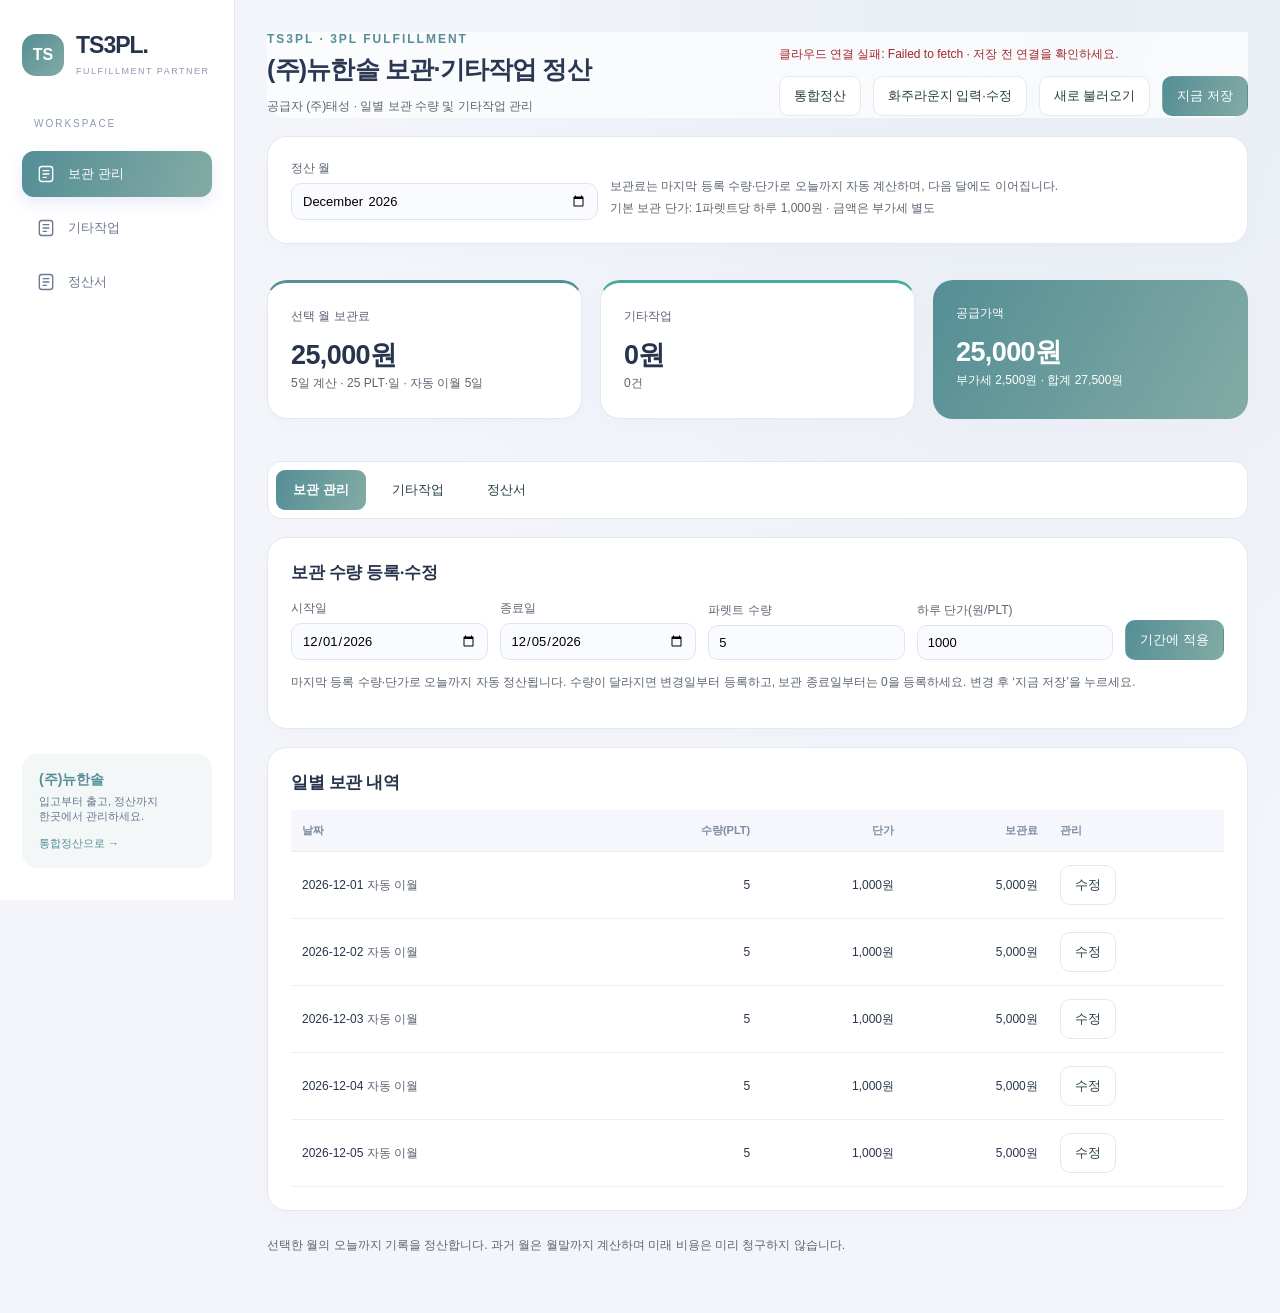
<file: newhansol.html>
<!doctype html>
<html lang="ko"><head><meta charset="utf-8"><meta name="viewport" content="width=device-width,initial-scale=1">
<title>TS3PL · 뉴한솔 보관 및 기타작업 정산</title>
<script src="./daily-storage-core.js?v=20261102.1"></script><script src="./newhansol-core.js?v=20261102.1"></script>
<style>
:root{font-family:'Malgun Gothic',Arial,sans-serif;color:#1b2430;background:#eff1f3;--teal:#0d7377;--line:#dde1e6}*{box-sizing:border-box}body{margin:0}main{max-width:1152px;padding:28px 24px;margin:auto}header,.toolbar,.tabs,.totals{display:flex;align-items:center;justify-content:space-between;gap:12px;flex-wrap:wrap}h1{font-size:27px;margin:7px 0 10px}h2{font-size:18px;margin:0 0 16px}.brand{font-size:12px;font-weight:700;letter-spacing:2px;color:var(--teal)}.muted,small{font-size:12px;color:#5b6472;line-height:1.8}.panel{background:white;border:1px solid var(--line);border-radius:14px;padding:22px;margin:18px 0}.cards{display:grid;grid-template-columns:repeat(3,1fr);gap:14px}.value{font-size:27px;font-weight:800;margin-top:10px}.tabs{justify-content:flex-start;border-bottom:1px solid var(--line);margin-top:24px;gap:22px}.tab{border:0;border-radius:0;padding:12px 2px;background:transparent}.tab[aria-selected=true]{border-bottom:3px solid var(--teal);font-weight:bold;color:var(--teal)}button,a.button{font:inherit;font-size:13px;cursor:pointer;border:1px solid var(--line);border-radius:8px;padding:10px 14px;color:#253d43;background:white;text-decoration:none}button.primary{background:var(--teal);color:white;border-color:var(--teal)}button:disabled{opacity:.5;cursor:wait}input,select{display:block;width:100%;font:inherit;font-size:14px;padding:9px 10px;border:1px solid #cbd5d9;border-radius:7px;margin-top:6px}label{font-size:12px;color:#5b6472}.form{display:flex;align-items:end;gap:12px;flex-wrap:wrap}.form label{min-width:130px;flex:1}.wide{flex:2!important}.scroll{overflow:auto}table{border-collapse:collapse;width:100%;font-size:13px}th,td{text-align:left;padding:12px 9px;border-bottom:1px solid #e8ecef;white-space:nowrap}th{color:#5b6472;font-weight:600}.num{text-align:right;font-variant-numeric:tabular-nums}.amount{color:var(--teal);font-weight:bold}.totals{justify-content:flex-end}.totalbox{width:300px;margin-top:16px}.totalbox div{display:flex;justify-content:space-between;padding:9px 0}.totalbox div:last-child{font-weight:bold;border-top:1px solid var(--line);font-size:18px;color:var(--teal)}#status{font-size:12px;max-width:480px;line-height:1.6}#status[data-state=error]{color:#a32732}#status[data-state=ok]{color:#187745}.hidden{display:none!important}button:focus-visible,a:focus-visible{outline:2px solid var(--teal);outline-offset:2px}footer{margin:24px 0}.empty{text-align:center;color:#6b7280;padding:26px}@media(max-width:700px){main{padding:22px 14px}h1{font-size:22px}.cards{grid-template-columns:1fr;gap:0}.cards .panel{margin:7px 0;padding:16px}.panel{padding:16px}.tabs{gap:16px}.value{font-size:25px}.form label{min-width:115px}.totalbox{width:100%}}@media print{.no-print{display:none!important}body{background:white}main{padding:0;max-width:none}.panel{border-color:#aaa;break-inside:avoid}.cards{display:none}.tab-panel{display:none!important}#tab-statement{display:block!important}th,td{white-space:normal}}
</style><script defer src="https://gusco1003-sudo.github.io/total/ts-workspace-theme.js?v=20261007.1" data-client="newhansol"></script>
</head><body><main>
<header class="no-print"><div><div class="brand">TS3PL · 3PL FULFILLMENT</div><h1>(주)뉴한솔 보관·기타작업 정산</h1><div class="muted">공급자 (주)태성 · 일별 보관 수량 및 기타작업 관리</div></div><div><p id="status" role="status">자료를 불러오는 중입니다.</p><div class="toolbar"><a class="button" href="./">통합정산</a><a class="button" href="https://ts3pl-wms.onrender.com/manage/newhansol">화주라운지 입력·수정</a><button id="reload">새로 불러오기</button><button id="save" class="primary">지금 저장</button></div></div></header>
<section class="panel no-print"><div class="form"><label>정산 월<input type="month" id="month" ></label><div class="wide muted">보관료는 마지막 등록 수량·단가로 오늘까지 자동 계산하며, 다음 달에도 이어집니다.<br>기본 보관 단가: 1파렛트당 하루 1,000원 · 금액은 부가세 별도</div></div></section>
<section class="cards no-print"><div class="panel"><div class="muted">선택 월 보관료</div><div class="value" id="storageTotal">—</div><small id="storageDetail"></small></div><div class="panel"><div class="muted">기타작업</div><div class="value" id="workTotal">—</div><small id="workDetail"></small></div><div class="panel"><div class="muted">공급가액</div><div class="value amount" id="supplyTotal">—</div><small id="taxDetail"></small></div></section>
<nav class="tabs no-print" role="tablist"><button class="tab" role="tab" aria-selected="true" data-tab="storage">보관 관리</button><button class="tab" role="tab" aria-selected="false" data-tab="works">기타작업</button><button class="tab" role="tab" aria-selected="false" data-tab="statement">정산서</button></nav>
<section class="tab-panel" id="tab-storage"><div class="panel"><h2>보관 수량 등록·수정</h2><form id="storageForm" class="form"><label>시작일<input type="date" id="storageFrom" required></label><label>종료일<input type="date" id="storageTo" required></label><label>파렛트 수량<input type="number" id="qty" min="0" step="1" value="5" required></label><label>하루 단가(원/PLT)<input type="number" id="rate" min="0" step="1" value="1000" required></label><button class="primary" type="submit">기간에 적용</button></form><p class="muted">마지막 등록 수량·단가로 오늘까지 자동 정산됩니다. 수량이 달라지면 변경일부터 등록하고, 보관 종료일부터는 0을 등록하세요. 변경 후 ‘지금 저장’을 누르세요.</p></div><div class="panel"><h2>일별 보관 내역</h2><div class="scroll"><table><thead><tr><th>날짜</th><th class="num">수량(PLT)</th><th class="num">단가</th><th class="num">보관료</th><th>관리</th></tr></thead><tbody id="storageRows"></tbody></table></div></div></section>
<section class="tab-panel hidden" id="tab-works"><div class="panel"><h2 id="workHeading">기타작업 등록</h2><form id="workForm" class="form"><label>날짜<input type="date" id="workDate" required></label><label class="wide">작업 내용<input id="workDesc" maxlength="160" required placeholder="예: 라벨 부착, 재포장"></label><label>수량<input type="number" id="workQty" min="1" step="1" value="1" required></label><label>단가(원)<input type="number" id="workRate" min="0" step="1" required></label><label class="wide">비고<input id="workMemo" maxlength="200"></label><button class="primary" type="submit">적용</button><button id="cancelEdit" type="button">새 작업 입력</button></form><p class="muted">작업 금액 = 수량 × 단가. 총액만 있는 작업은 수량 1로 입력하세요.</p></div><div class="panel"><h2>기타작업 내역</h2><div class="scroll"><table><thead><tr><th>날짜</th><th>작업 내용</th><th class="num">수량</th><th class="num">단가</th><th class="num">금액</th><th>비고</th><th>관리</th></tr></thead><tbody id="workRows"></tbody></table></div></div></section>
<section class="tab-panel hidden" id="tab-statement"><div class="panel"><div class="toolbar"><div><div class="brand">SETTLEMENT STATEMENT</div><h2 style="margin-top:10px">보관 및 기타작업 정산서</h2><div class="muted" id="statementPeriod"></div></div><button onclick="window.print()" class="no-print">인쇄</button> <button type="button" data-download-statement class="no-print btn-primary primary px-4 py-2 rounded-lg text-xs font-bold">PDF 다운로드</button></div><p>화주: <b>(주)뉴한솔</b> <span class="muted">· 공급자 (주)태성 - TS3PL</span></p><div class="scroll"><table><thead><tr><th>항목</th><th>산출 내역</th><th class="num">금액</th></tr></thead><tbody id="statementRows"></tbody></table></div><div class="totals"><div class="totalbox"><div><span>공급가액</span><span id="invoiceSupply"></span></div><div><span>부가세 10%</span><span id="invoiceVat"></span></div><div><span>합계 청구금액</span><span id="invoiceTotal"></span></div></div></div></div></section>
<footer class="muted">선택한 월의 오늘까지 기록을 정산합니다. 과거 월은 월말까지 계산하며 미래 비용은 미리 청구하지 않습니다.</footer>
</main><script src="./newhansol-app.js?v=20261102.1"></script><script src="./statement-pdf.js"></script></body></html>
</file>
<file: korea-inventory.css>
body.ts-other main>.grid>*{min-width:0}
#kpInventoryApp .tablewrap{max-height:460px}
#kpInventoryApp .kp-inventory .tablewrap{max-height:none}
#kpInventoryApp .kp-qty{font-size:22px;font-weight:800;color:#203a5f}
#kpInventoryApp .kp-qty small{font-size:13px;font-weight:500}
#kpInventoryApp .kp-inline{display:flex;align-items:center;gap:12px;flex-wrap:wrap;margin:14px 0}
#kpInventoryApp .kp-inline>div{min-width:150px}
#kpInventoryApp .kp-inline p{margin:0;flex:1}
#kpInventoryApp .kp-space{margin-top:12px}
#kpInventoryApp .kp-wrap{white-space:normal;min-width:150px;overflow-wrap:anywhere}
#kpInventoryApp .kp-details{margin:18px 0;border-top:1px solid #dce5e8;padding-top:12px}
#kpInventoryApp summary{cursor:pointer;font-weight:700;color:#315780;margin-bottom:12px}
#kpInventoryApp .kp-shipment-detail{margin-top:8px}#kpInventoryApp .kp-shipment-detail div{padding:8px 0;border-top:1px solid #dce5e8}
#kpInventoryApp textarea{font:inherit;width:100%;padding:12px;border:1px solid #cddade;border-radius:10px;resize:vertical;color:#28344d;background:#fafbff;margin-bottom:10px}
#kpInventoryApp .kp-check{display:flex;align-items:center;gap:9px;margin:14px 0;font-size:13px}
#kpInventoryApp .kp-check input{width:18px;min-width:18px;height:18px;accent-color:#315780}
#kpInventoryApp button:disabled{color:#526277;background:#edf1f5;cursor:not-allowed;filter:none}
#kpInventoryApp button.primary:disabled{background:#edf1f5;color:#526277;border-color:#dce5e8}
#kpInventoryApp #pickingDraftBody input{min-width:100px}
#kpInventoryApp #pickingDraftBody input[data-field=tracking]{min-width:180px}
#kpInventoryApp #pickingDraftBody select{min-width:125px}
#kpInventoryApp #pickingResult{line-height:1.9;overflow-wrap:anywhere}
#kpInventoryApp input::placeholder,#kpInventoryApp textarea::placeholder{color:#5e6c80;opacity:1}
@media(max-width:600px){#kpInventoryApp .kp-qty{font-size:19px}#kpInventoryApp .panelhead{align-items:flex-start;flex-wrap:wrap}#kpInventoryApp .kp-inline{align-items:flex-start}#kpInventoryApp .kp-inline p{flex-basis:100%}#kpInventoryApp .kp-check{font-size:12px}}
@media print{#kpInventoryApp{display:none!important}}
</file>
